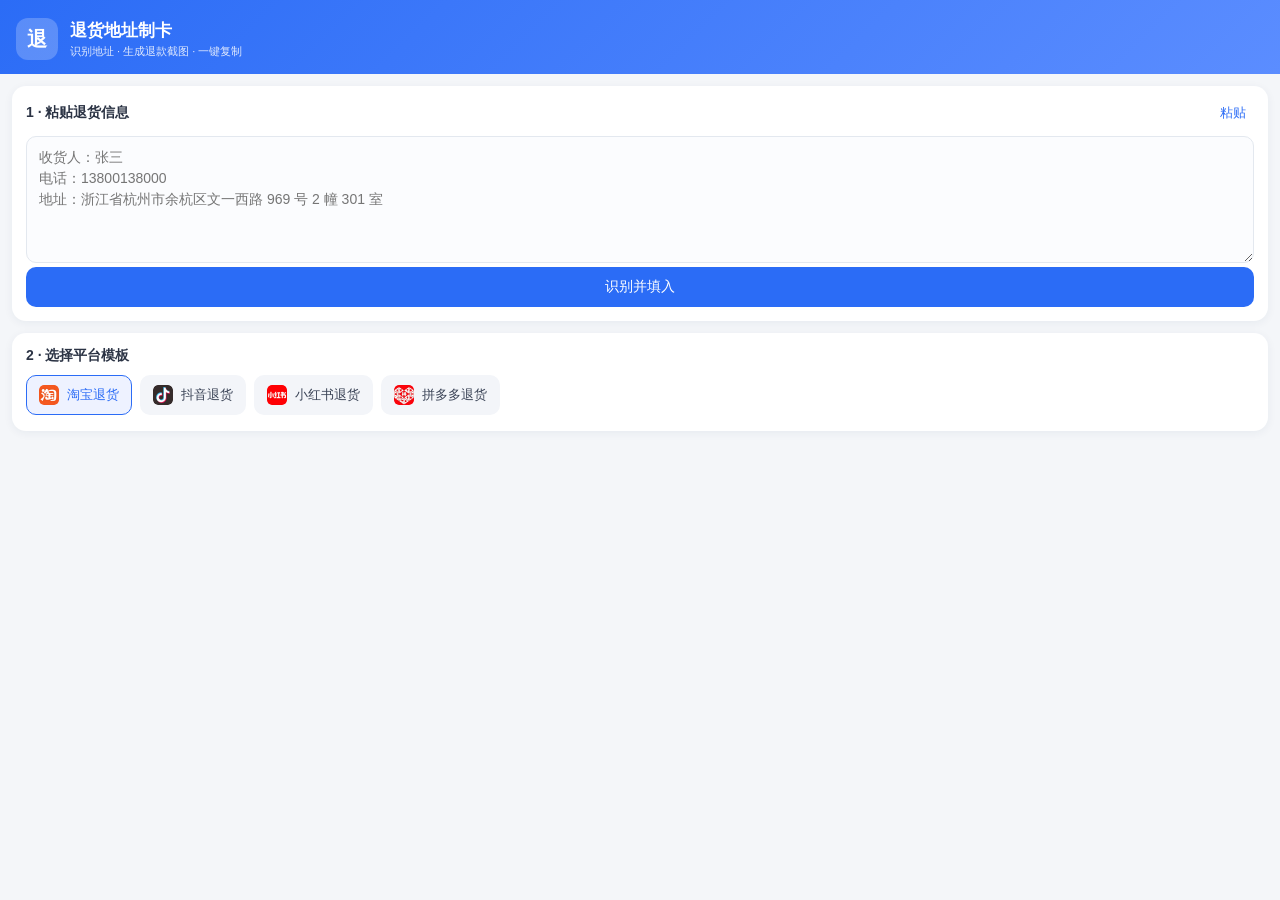
<file: app/assets/www/index.html>
<!DOCTYPE html>
<html lang="zh-CN">
<head>
<meta charset="utf-8">
<meta name="viewport" content="width=device-width, initial-scale=1, maximum-scale=1, viewport-fit=cover">
<title>退货地址制卡</title>
<link rel="stylesheet" href="style.css">
</head>
<body>

<header class="topbar">
  <div class="logo">退</div>
  <div class="titles">
    <h1>退货地址制卡</h1>
    <p>识别地址 · 生成退款截图 · 一键复制</p>
  </div>
</header>

<main>
  <section class="card">
    <div class="card-head">
      <h2>1 · 粘贴退货信息</h2>
      <button id="btnPaste" class="ghost">粘贴</button>
    </div>
    <textarea id="rawText" rows="5" placeholder="收货人：张三&#10;电话：13800138000&#10;地址：浙江省杭州市余杭区文一西路 969 号 2 幢 301 室"></textarea>
    <button id="btnParse" class="primary">识别并填入</button>
  </section>

  <section class="card">
    <div class="card-head"><h2>2 · 选择平台模板</h2></div>
    <div id="platformList" class="chips"></div>
  </section>

  <section id="parsedCard" class="card hidden">
    <div class="card-head"><h2>3 · 核对信息</h2></div>
    <label>姓名<input id="fName" type="text" placeholder="张三"></label>
    <label>电话<input id="fPhone" type="tel" placeholder="13800138000"></label>
    <label>地址<textarea id="fAddress" rows="3" placeholder="省市区 + 详细门牌"></textarea></label>
    <div class="row">
      <button id="btnGenerate" class="primary grow">生成退款截图</button>
      <button id="btnCopy" class="secondary">复制地址</button>
    </div>
  </section>

  <section id="preview" class="card hidden">
    <div class="card-head">
      <h2 id="previewHint">预览</h2>
      <button id="btnSave" class="primary small">保存到相册</button>
    </div>
    <div class="canvas-wrap"><canvas id="canvas" class="hidden"></canvas></div>
  </section>
</main>

<div id="toast" class="toast"></div>

<script src="images.js"></script>
<script src="templates.js"></script>
<script src="app.js"></script>
</body>
</html>
</file>
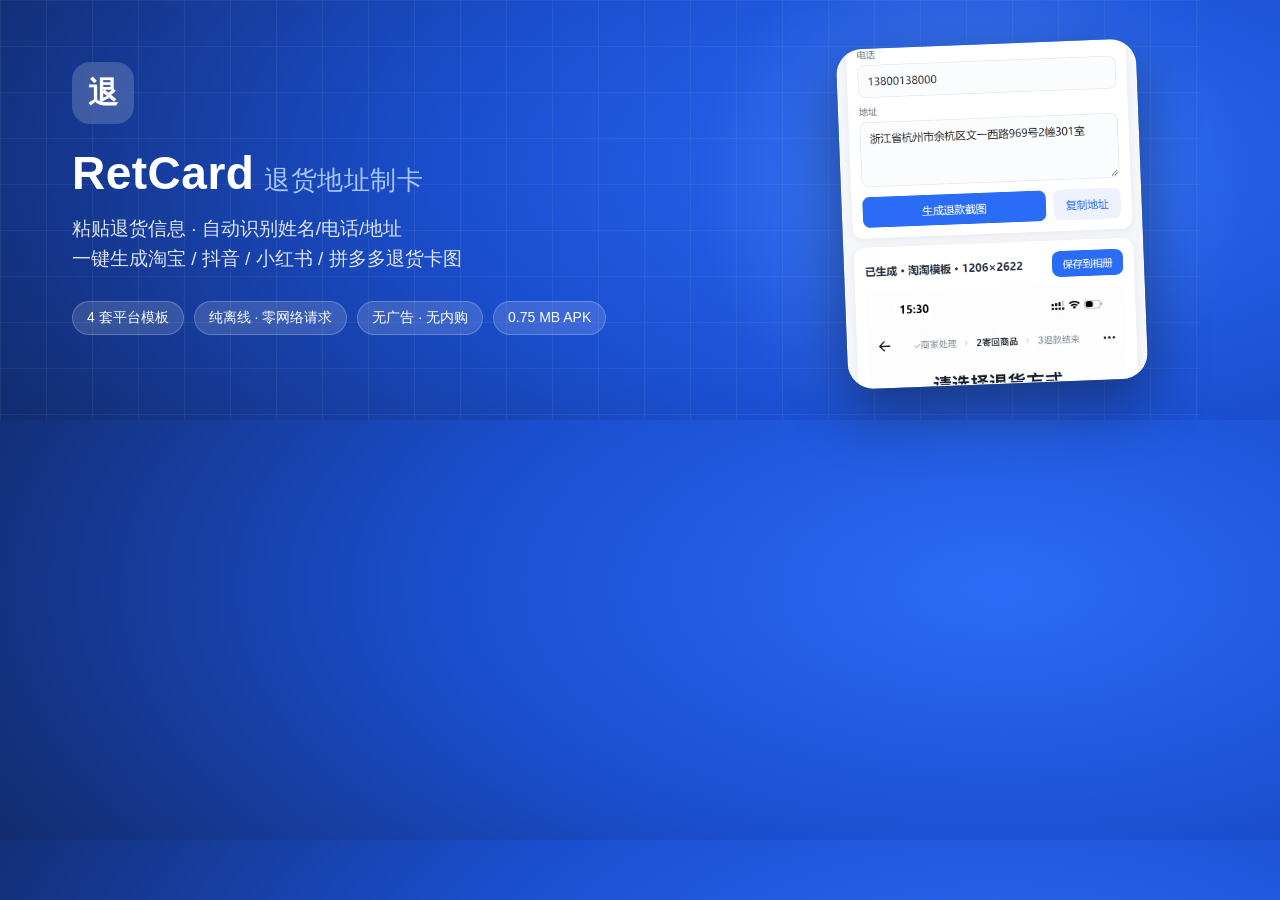
<file: docs/banner.html>
<!DOCTYPE html>
<html lang="zh-CN"><head><meta charset="utf-8">
<style>
  * { box-sizing: border-box; margin: 0; padding: 0; }
  body { width: 1200px; height: 420px; overflow: hidden;
    font-family: -apple-system, "PingFang SC", "Microsoft YaHei", sans-serif;
    background: radial-gradient(1200px 600px at 78% 40%, #2b6cf6 0%, #1b4fd1 45%, #10265f 100%);
    color: #fff; position: relative; }
  .glow { position: absolute; width: 620px; height: 620px; border-radius: 50%;
    background: radial-gradient(circle, rgba(120,170,255,.35), transparent 62%);
    right: -80px; top: -120px; }
  .grid { position: absolute; inset: 0; opacity: .16;
    background-image: linear-gradient(rgba(255,255,255,.35) 1px, transparent 1px),
                      linear-gradient(90deg, rgba(255,255,255,.35) 1px, transparent 1px);
    background-size: 46px 46px; }
  .left { position: relative; padding: 62px 0 0 72px; width: 720px; }
  .logo { width: 62px; height: 62px; border-radius: 18px; background: rgba(255,255,255,.18);
    display: flex; align-items: center; justify-content: center; font-size: 30px; font-weight: 700;
    backdrop-filter: blur(6px); margin-bottom: 22px; }
  h1 { font-size: 46px; letter-spacing: .5px; font-weight: 800; }
  h1 span { color: #a8c6ff; font-weight: 500; font-size: 26px; margin-left: 10px; }
  .sub { margin-top: 14px; font-size: 19px; color: rgba(255,255,255,.86); line-height: 1.6; }
  .tags { margin-top: 26px; display: flex; gap: 10px; flex-wrap: wrap; }
  .tag { font-size: 14px; padding: 7px 14px; border-radius: 999px;
    background: rgba(255,255,255,.14); border: 1px solid rgba(255,255,255,.22); }
  .right { position: absolute; right: 58px; top: 44px; width: 300px; height: 340px;
    border-radius: 26px; overflow: hidden; box-shadow: 0 24px 60px rgba(0,0,0,.42);
    border: 1px solid rgba(255,255,255,.3); transform: rotate(-2.2deg); background: #fff; }
  .right img { width: 100%; display: block; margin-top: -430px; }
</style></head>
<body>
  <div class="grid"></div><div class="glow"></div>
  <div class="left">
    <div class="logo">退</div>
    <h1>RetCard<span>退货地址制卡</span></h1>
    <div class="sub">粘贴退货信息 · 自动识别姓名/电话/地址<br>一键生成淘宝 / 抖音 / 小红书 / 拼多多退货卡图</div>
    <div class="tags">
      <div class="tag">4 套平台模板</div>
      <div class="tag">纯离线 · 零网络请求</div>
      <div class="tag">无广告 · 无内购</div>
      <div class="tag">0.75 MB APK</div>
    </div>
  </div>
  <div class="right"><img src="screens/02-result.png"></div>
</body></html>
</file>
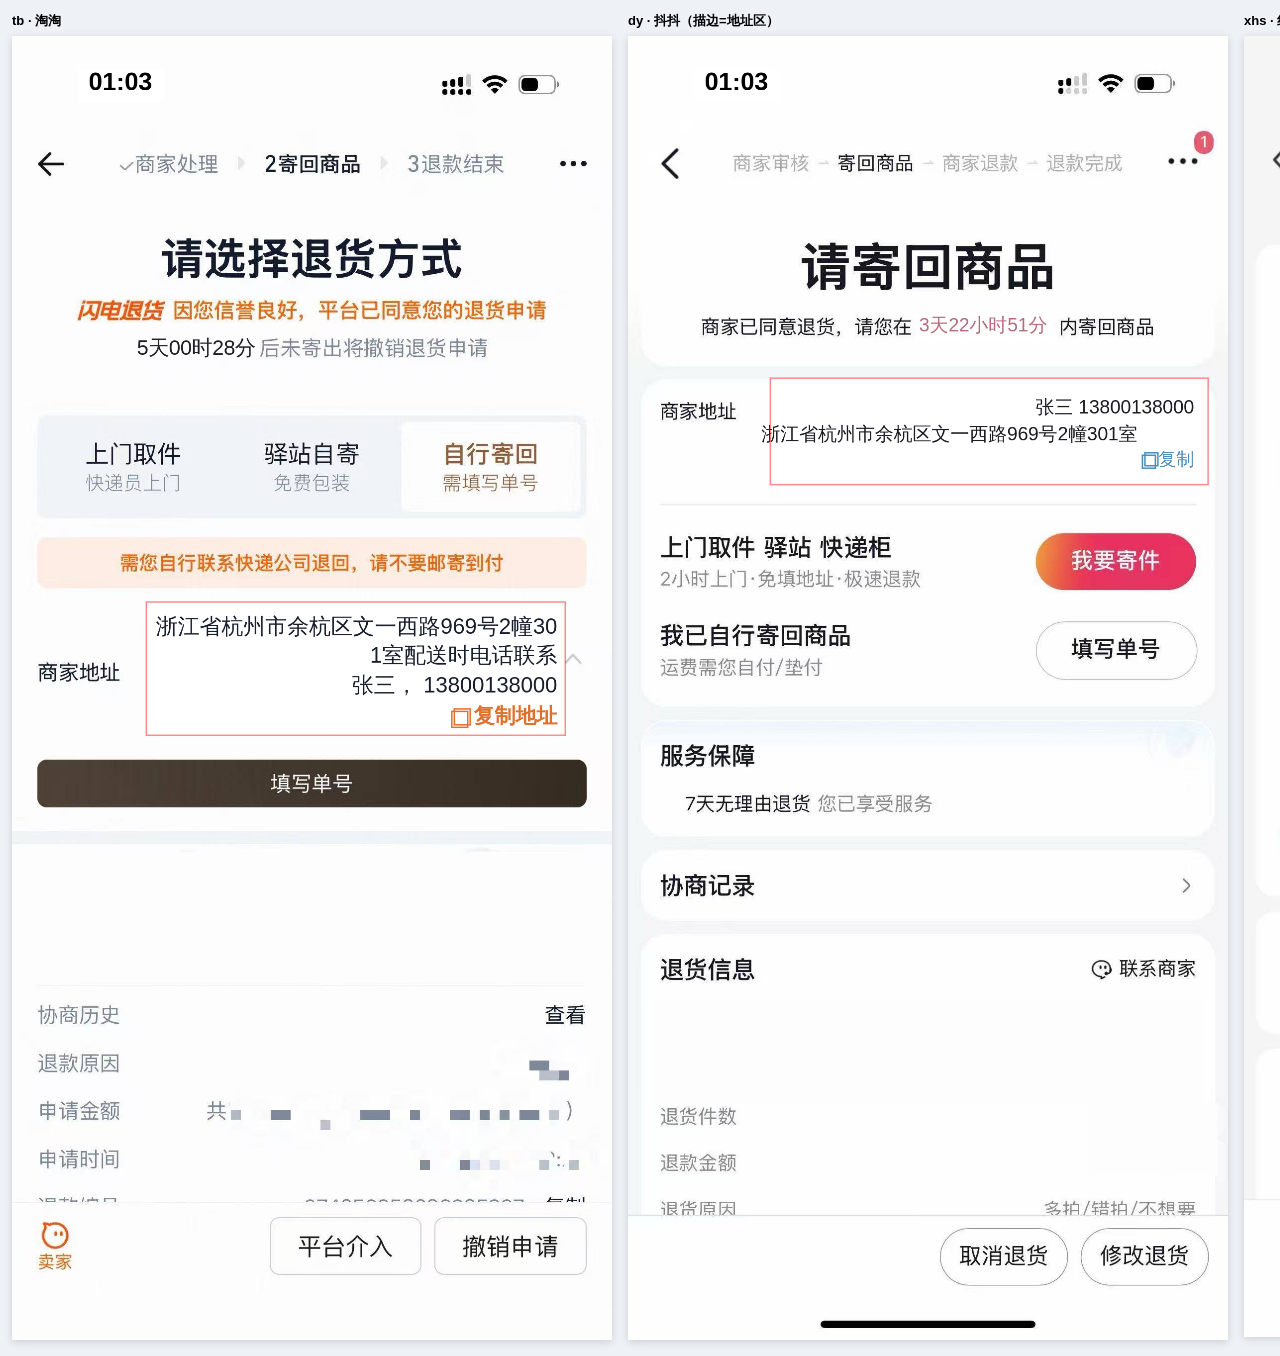
<file: preview/big.html>
<!DOCTYPE html>
<html lang="zh-CN"><head><meta charset="utf-8"><title>大图自检</title>
<style>
 body{margin:0;padding:12px;background:#eef1f6;font-family:"Microsoft YaHei",sans-serif}
 .wrap{display:flex;gap:16px}
 canvas{width:600px;height:auto;background:#fff;box-shadow:0 2px 8px rgba(0,0,0,.15)}
 h4{margin:0 0 6px;font-size:13px}
</style></head>
<body>
<div class="wrap">
  <div><h4>tb · 淘淘</h4><canvas id="c1"></canvas></div>
  <div><h4>dy · 抖抖（描边=地址区）</h4><canvas id="c2"></canvas></div>
  <div><h4>xhs · 红红</h4><canvas id="c3"></canvas></div>
</div>
<script src="../app/assets/www/images.js"></script>
<script src="../app/assets/www/templates.js"></script>
<script src="../app/assets/www/app.js"></script>
<script>
var SAMPLE = "收货人：张三\n电话：13800138000\n地址：浙江省杭州市余杭区文一西路969号2幢301室";
window.addEventListener("load", function(){
  var api = window.__retcard;
  var p = api.parseAddressText(SAMPLE);
  [["c1","tb"],["c2","dy"],["c3","xhs"]].forEach(function(x){
    var cfg = api.TEMPLATE_CONFIGS[x[1]];
    api.renderCard(document.getElementById(x[0]), cfg, p).then(function(c){
      // 标出地址区矩形，便于检查溢出
      var ctx=c.getContext("2d"), a=cfg.replace.address;
      if(a.cover){ ctx.save(); ctx.strokeStyle="rgba(255,0,0,.45)"; ctx.lineWidth=3;
        ctx.strokeRect(a.cover.x,a.cover.y,a.cover.w,a.cover.h); ctx.restore(); }
    });
  });
});
</script></body></html>
</file>
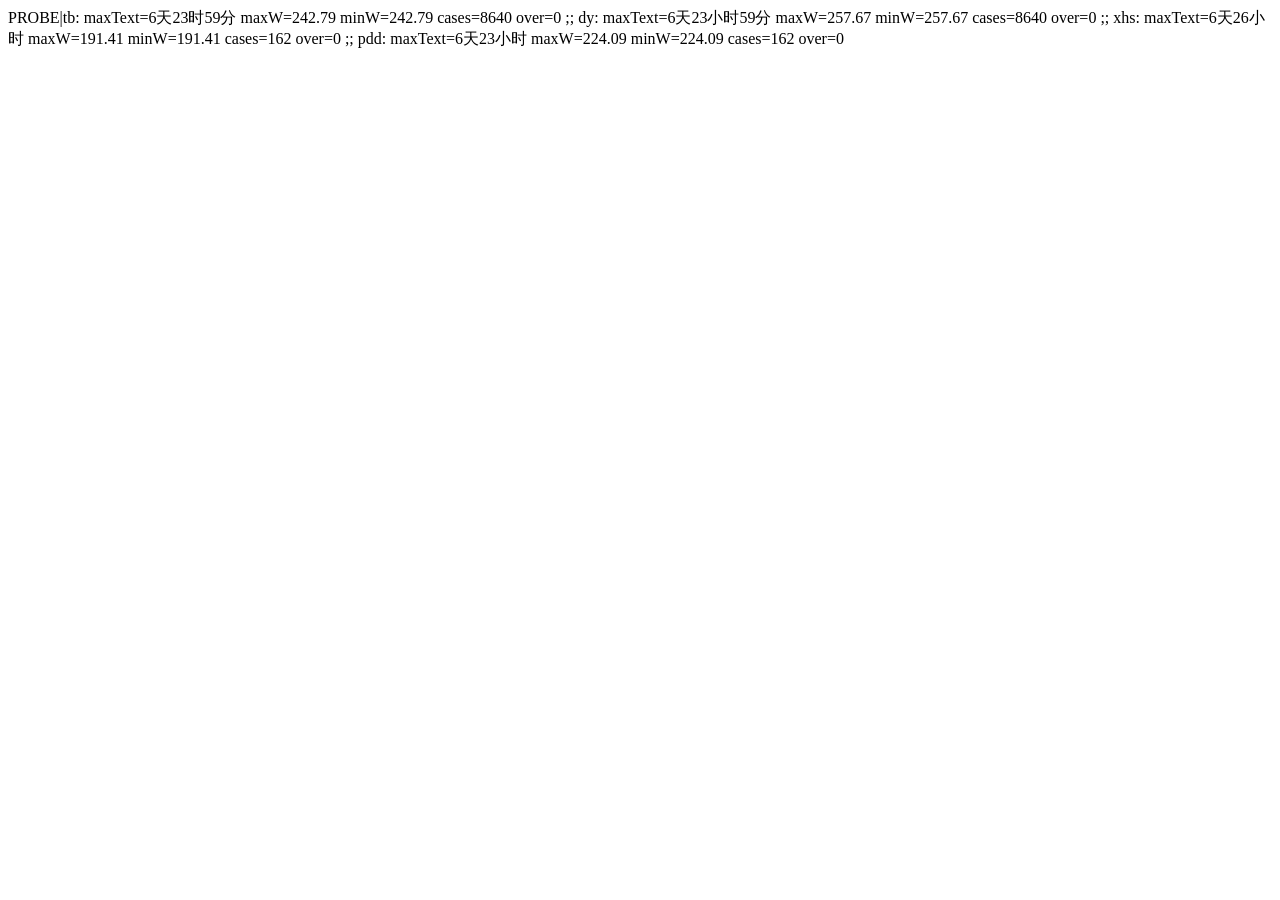
<file: preview/countdown-probe.html>
<!DOCTYPE html><html><head><meta charset="utf-8"><title>countdown width probe</title></head>
<body><div id="out">running</div>
<script src="../app/assets/www/templates.js"></script>
<script>
function pad2(n){return String(n).padStart(2,"0");}
function parseCountdown(t){
  var m=/^(\d+)天(\d+)(小时|时)(?:(\d+)分)?$/.exec(String(t||""));
  if(!m) throw new Error("bad "+t);
  return {days:+m[1],hours:+m[2],unit:m[3],minutes:+(m[4]||0)};
}
function toMin(t){var p=parseCountdown(t);return p.days*1440+p.hours*60+p.minutes;}

window.addEventListener("load", function(){
  var c=document.createElement("canvas"); c.width=1200; c.height=100;
  var ctx=c.getContext("2d");
  var lines=[];
  Object.keys(window.TEMPLATE_CONFIGS).forEach(function(k){
    var cfg=window.TEMPLATE_CONFIGS[k];
    var rc=cfg.replace.returnCountdown;
    if(!rc) return;
    var st=rc.textStyle;
    ctx.font=(st.fontWeight||"400")+" "+(st.fontSize||40)+"px "+(st.fontFamily||"sans-serif");
    ctx.textBaseline="top"; ctx.textAlign=st.align||"left";
    var maxW=ctx.measureText(rc.maxText).width;
    var minW=ctx.measureText(rc.minText).width;
    var includeMin = rc.includeMinutes!==false;
    var lo=toMin(rc.minText), hi=toMin(rc.maxText);
    var worst=null, over=0, total=0;
    var texts={};
    if(includeMin){
      for(var t=lo;t<=hi;t++){
        var d=Math.floor(t/1440), h=Math.floor((t%1440)/60), mm=t%60;
        var s=d+"天"+pad2(h)+(rc.hourUnit||"小时")+pad2(mm)+"分";
        texts[s]=1;
      }
    } else {
      for(var d2=parseCountdown(rc.minText).days; d2<=parseCountdown(rc.maxText).days; d2++){
        for(var h2=0;h2<=26;h2++){
          var s2=d2+"天"+pad2(h2)+(rc.hourUnit||"小时");
          texts[s2]=1;
        }
      }
    }
    Object.keys(texts).forEach(function(s){
      total++;
      var w=ctx.measureText(s).width;
      var drawn=w+((st.charSpacing||0)*(s.length-1));
      if(w>maxW+0.01){ over++; if(!worst||w>worst.w) worst={s:s,w:w}; }
    });
    lines.push(k+": maxText="+rc.maxText+" maxW="+maxW.toFixed(2)+" minW="+minW.toFixed(2)
      +" cases="+total+" over="+over+(worst?(" worst='"+worst.s+"' w="+worst.w.toFixed(2)):""));
  });
  document.getElementById("out").textContent="PROBE|"+lines.join(" ;; ");
});
</script></body></html>
</file>
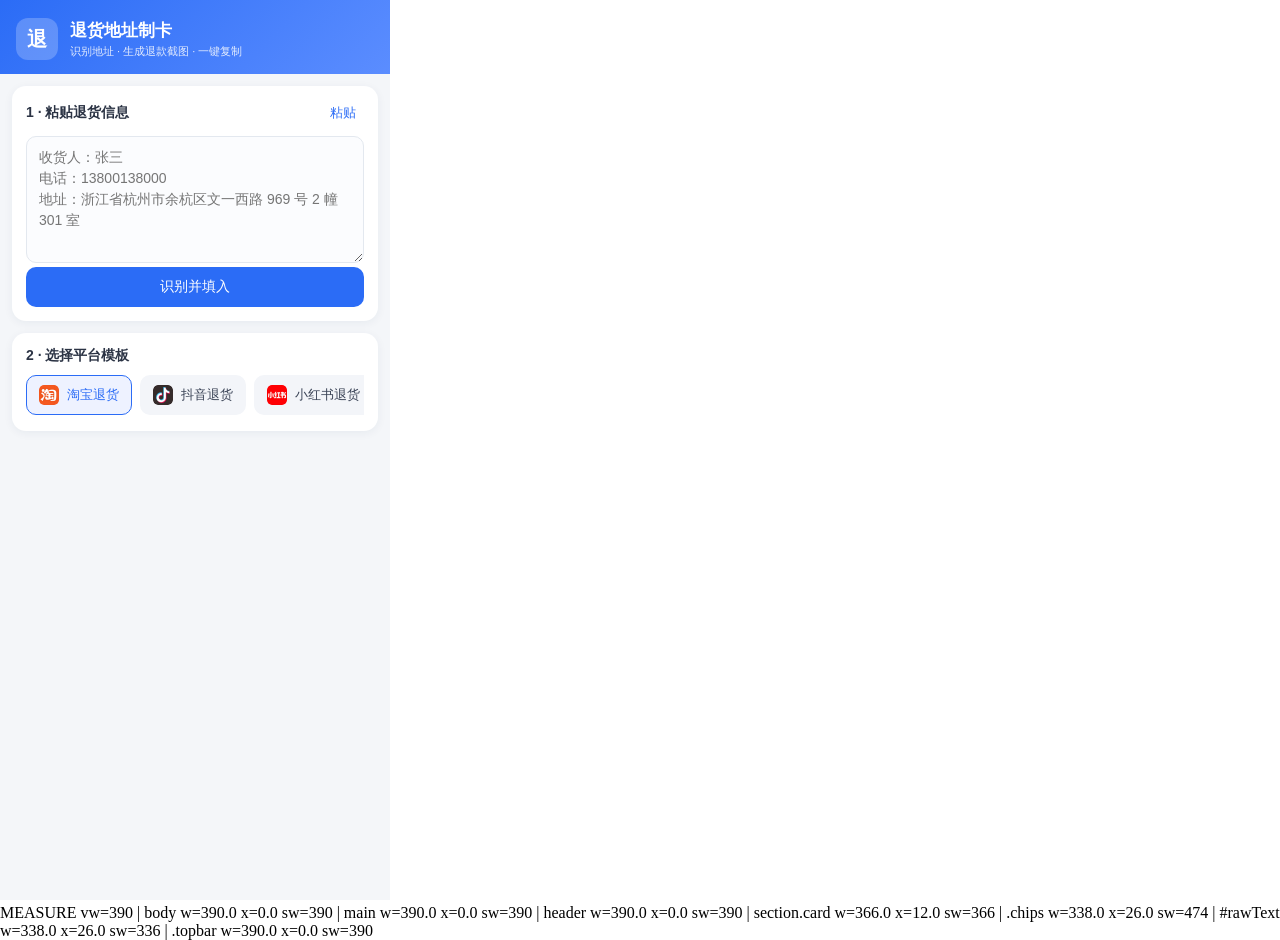
<file: preview/measure.html>
<!DOCTYPE html><html><head><meta charset="utf-8"><style>body{margin:0}iframe{width:390px;height:900px;border:0}</style></head>
<body>
<iframe id="f" src="../app/assets/www/index.html"></iframe>
<div id="log">pending</div>
<script>
document.getElementById("f").onload = function(){
  try{
    var d = document.getElementById("f").contentDocument;
    var w = document.getElementById("f").contentWindow;
    var out = ["vw=" + w.innerWidth];
    ["body","main","header","section.card",".chips","#rawText",".topbar"].forEach(function(sel){
      var el = d.querySelector(sel);
      if(el){ var r = el.getBoundingClientRect(); out.push(sel + " w=" + r.width.toFixed(1) + " x=" + r.x.toFixed(1)+ " sw=" + el.scrollWidth); }
    });
    document.getElementById("log").textContent = "MEASURE " + out.join(" | ");
  }catch(e){ document.getElementById("log").textContent = "MEASURE ERR " + e.message; }
};
</script></body></html>
</file>
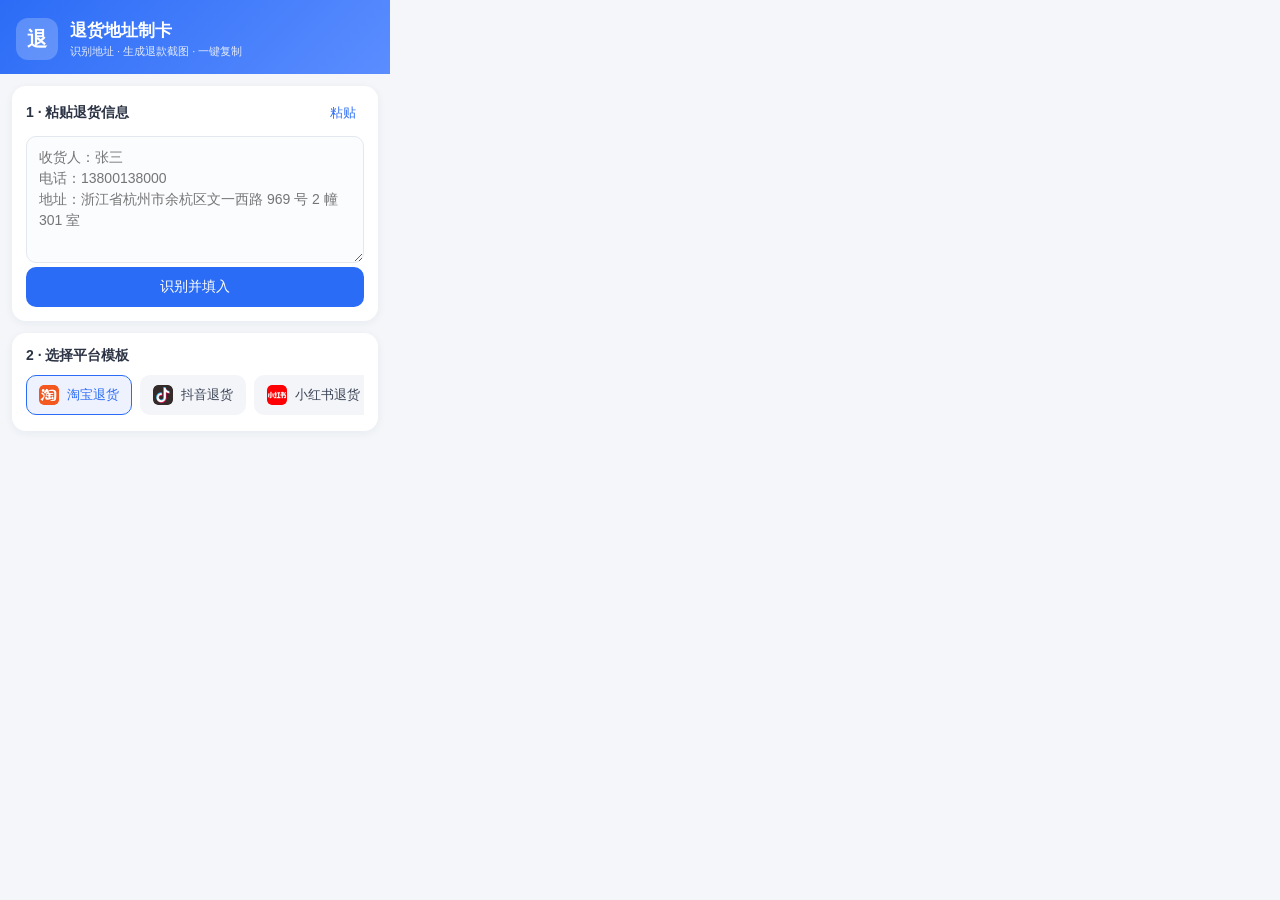
<file: preview/shot-home.html>
<!DOCTYPE html><html><head><meta charset="utf-8"><style>html,body{margin:0;padding:0;background:#f4f6f9}iframe{width:390px;height:700px;border:0;display:block}</style></head>
<body><iframe src="../app/assets/www/index.html"></iframe></body></html>
</file>
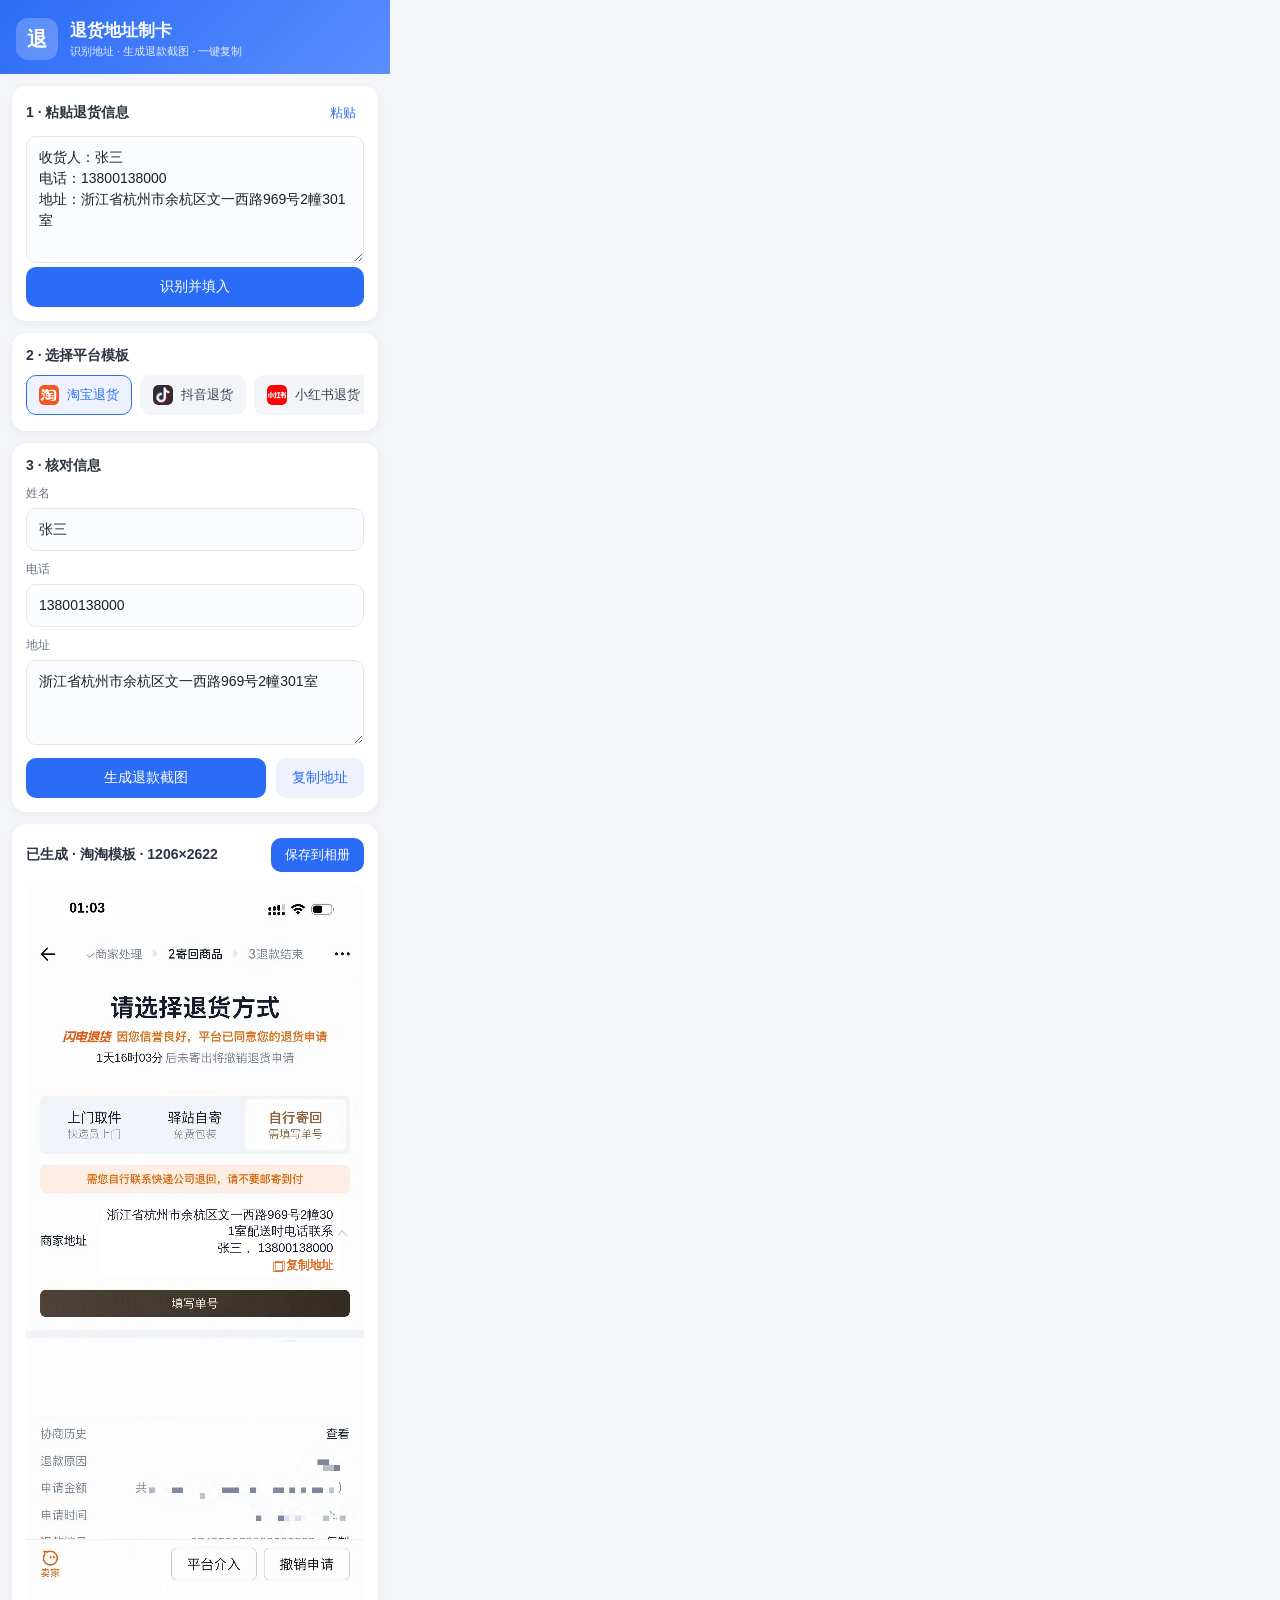
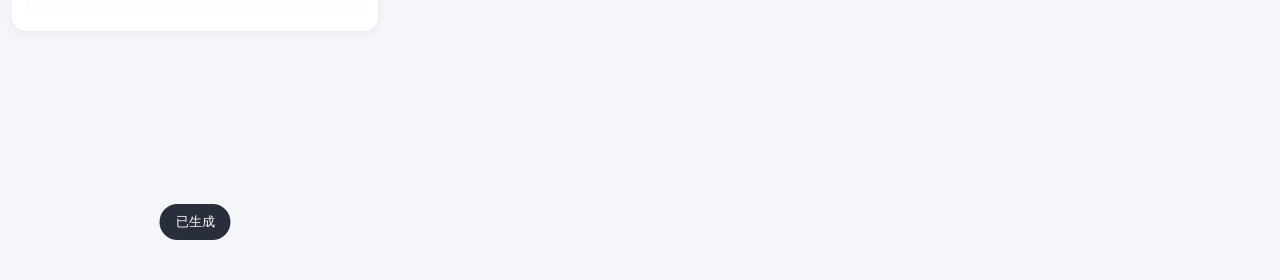
<file: preview/shot-result.html>
<!DOCTYPE html><html><head><meta charset="utf-8"><style>html,body{margin:0;padding:0;background:#f4f6f9}iframe{width:390px;height:1880px;border:0;display:block}</style></head>
<body><iframe src="../app/assets/www/index.html?demo=1"></iframe></body></html>
</file>
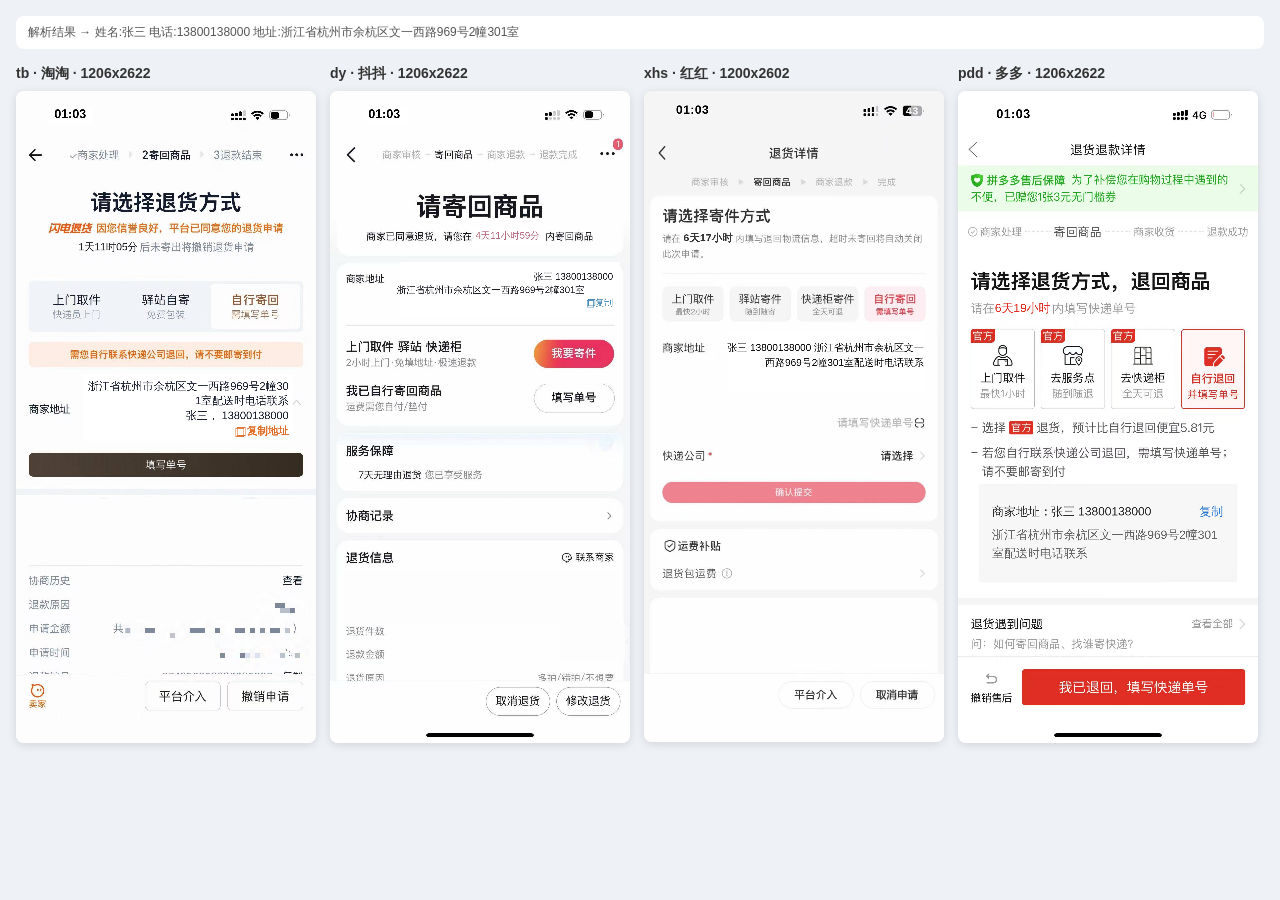
<file: preview/test.html>
<!DOCTYPE html>
<html lang="zh-CN">
<head>
<meta charset="utf-8">
<title>渲染自检</title>
<style>
  body { font-family: "Microsoft YaHei", sans-serif; background:#eef1f6; margin:0; padding:16px; }
  h3 { margin: 4px 0 8px; font-size: 14px; color:#333; }
  .row { display:flex; gap:14px; flex-wrap:wrap; }
  .item { width: 300px; }
  canvas { width: 300px; height: auto; border-radius: 8px; box-shadow: 0 2px 10px rgba(0,0,0,.12); background:#fff; }
  #parsed { font-size: 12px; color:#555; background:#fff; padding:8px 12px; border-radius:8px; margin-bottom:12px; }
</style>
</head>
<body>
<div id="parsed">parsing…</div>
<div class="row" id="out"></div>
<script src="../app/assets/www/images.js"></script>
<script src="../app/assets/www/templates.js"></script>
<script src="../app/assets/www/app.js"></script>
<script>
  var SAMPLE = "收货人：张三\n电话：13800138000\n地址：浙江省杭州市余杭区文一西路969号2幢301室";
  window.addEventListener("load", function () {
    var api = window.__retcard;
    var parsed = api.parseAddressText(SAMPLE);
    document.getElementById("parsed").textContent =
      "解析结果 → 姓名:" + parsed.name + "  电话:" + parsed.phone + "  地址:" + parsed.address;
    var out = document.getElementById("out");
    ["tb", "dy", "xhs", "pdd"].forEach(function (key) {
      var cfg = api.TEMPLATE_CONFIGS[key];
      var wrap = document.createElement("div");
      wrap.className = "item";
      wrap.innerHTML = "<h3>" + key + " · " + cfg.alias + " · " + cfg.canvasWidth + "x" + cfg.canvasHeight + "</h3>";
      var c = document.createElement("canvas");
      wrap.appendChild(c);
      out.appendChild(wrap);
      api.renderCard(c, cfg, parsed).catch(function (e) {
        wrap.innerHTML += "<div style='color:#c00;font-size:12px'>" + e.message + "</div>";
      });
    });
  });
</script>
</body>
</html>
</file>
<file: app/assets/www/style.css>
* { box-sizing: border-box; -webkit-tap-highlight-color: transparent; }
html, body { margin: 0; padding: 0; width: 100%; max-width: 100%; overflow-x: hidden;
  background: #f4f6f9; color: #1b1f28;
  font-family: -apple-system, "PingFang SC", "Noto Sans CJK SC", "Microsoft YaHei", sans-serif; }
body { padding-bottom: 32px; }

.topbar { display: flex; align-items: center; gap: 12px; padding: 18px 16px 14px;
  background: linear-gradient(135deg, #2b6cf6, #5b8dff); color: #fff;
  padding-top: calc(18px + env(safe-area-inset-top)); }
.topbar .logo { width: 42px; height: 42px; border-radius: 12px; background: rgba(255,255,255,.22);
  display: flex; align-items: center; justify-content: center; font-size: 20px; font-weight: 700; }
.topbar h1 { margin: 0; font-size: 17px; font-weight: 600; }
.topbar p { margin: 2px 0 0; font-size: 11px; opacity: .85; }

main { padding: 12px; display: flex; flex-direction: column; gap: 12px; width: 100%; max-width: 100%; }
.card { background: #fff; border-radius: 14px; padding: 14px; box-shadow: 0 2px 10px rgba(23,43,77,.06); min-width: 0; }
.card.hidden, .hidden { display: none; }
.card-head { display: flex; align-items: center; justify-content: space-between; margin-bottom: 10px; }
.card-head h2 { margin: 0; font-size: 14px; font-weight: 600; color: #2b3344; }

textarea, input[type=text], input[type=tel] { width: 100%; border: 1px solid #e3e8ef; border-radius: 10px;
  padding: 10px 12px; font-size: 14px; color: #1b1f28; background: #fbfcfe; outline: none;
  font-family: inherit; line-height: 1.5; resize: vertical; }
textarea:focus, input:focus { border-color: #2b6cf6; background: #fff; }
label { display: block; font-size: 12px; color: #6b7488; margin-bottom: 10px; }
label input, label textarea { margin-top: 6px; font-size: 14px; color: #1b1f28; }

button { border: 0; border-radius: 10px; font-size: 14px; font-family: inherit; cursor: pointer; }
button:active { transform: scale(.985); }
.primary { background: #2b6cf6; color: #fff; padding: 11px 16px; width: 100%; font-weight: 500; }
.primary.small { width: auto; padding: 8px 14px; font-size: 13px; }
.secondary { background: #eef2ff; color: #2b6cf6; padding: 11px 16px; font-weight: 500; }
.ghost { background: transparent; color: #2b6cf6; font-size: 13px; padding: 4px 8px; }
.row { display: flex; gap: 10px; margin-top: 4px; }
.grow { flex: 1; }

.chips { display: flex; gap: 8px; overflow-x: auto; padding-bottom: 2px; min-width: 0; width: 100%; }
.chip { flex: 0 0 auto; display: flex; align-items: center; gap: 8px; padding: 9px 12px;
  border-radius: 10px; background: #f3f5f9; border: 1.5px solid transparent; font-size: 13px; color: #3a4356; }
.chip img { width: 20px; height: 20px; border-radius: 5px; }
.chip.active { border-color: #2b6cf6; background: #eef2ff; color: #2b6cf6; font-weight: 500; }

.canvas-wrap { width: 100%; border-radius: 10px; overflow: hidden; background: #fff; }
#canvas { display: block; width: 100%; height: auto; }

.toast { position: fixed; left: 50%; bottom: 40px; transform: translate(-50%, 12px);
  background: rgba(24,30,44,.92); color: #fff; font-size: 13px; padding: 9px 16px; border-radius: 20px;
  opacity: 0; pointer-events: none; transition: .22s; max-width: 80%; text-align: center; }
.toast.show { opacity: 1; transform: translate(-50%, 0); }
</file>
